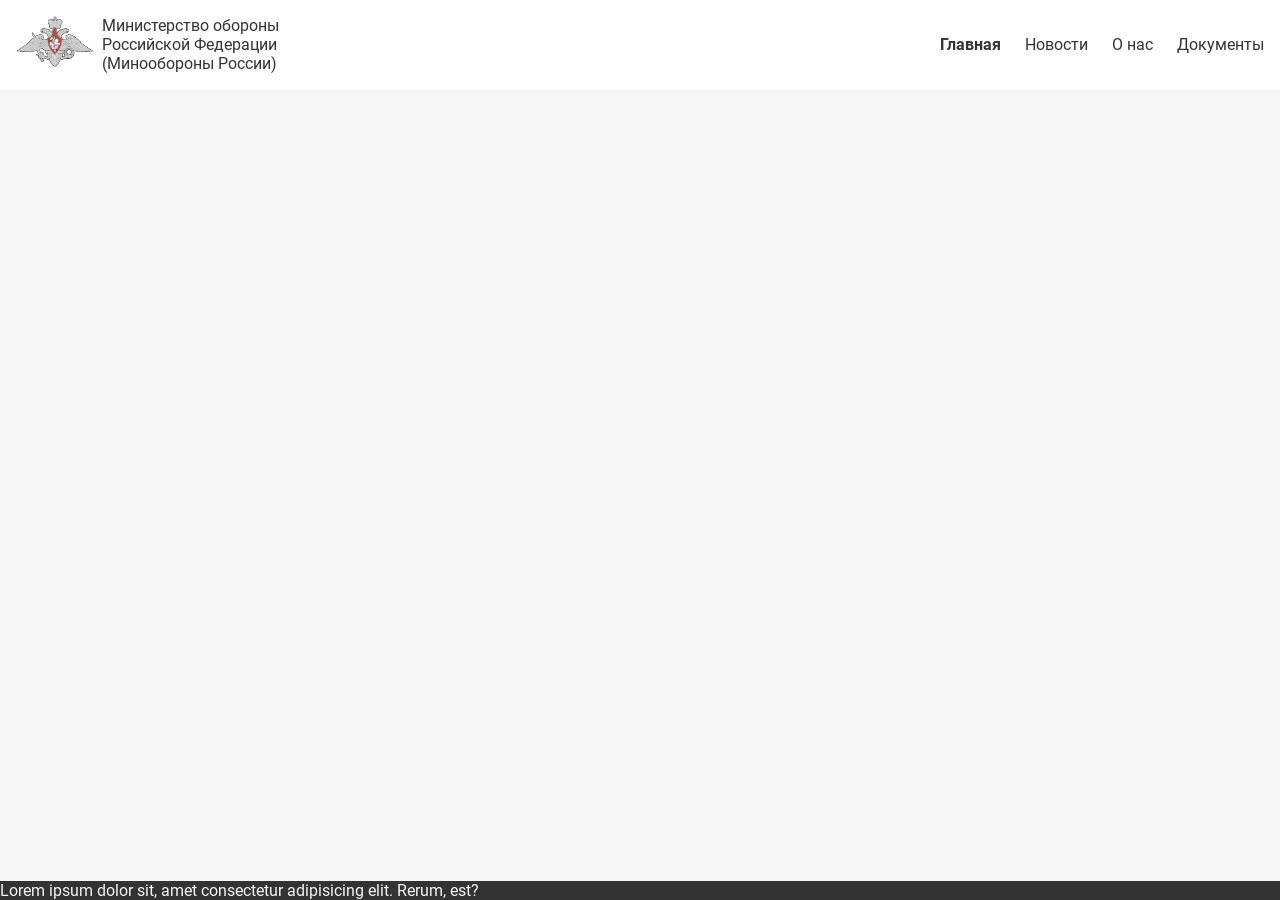
<file: index.html>
<!DOCTYPE html>
<html class="page" lang="ru">

<head>
  <meta charset="UTF-8">
  <meta name="viewport" content="width=device-width, initial-scale=1.0">
  <title>Document</title>
  <link rel="stylesheet" href="/style.css">
</head>

<body class="page__body">
  <header class="header page__header">
    <div class="header__container">
      <div class="header-logo header__logo">
        <a href="/" class="header-logo__link">
          <img class="header-logo__img" src="/img/logo.png" srcset="/img/logo-2x.png 2x" alt="логотип">
          <p class="header-logo__text">
            Министерство обороны<br>
            Российской Федерации<br>
            (Минообороны России)
          </p>
        </a>
      </div>

      <nav class="nav header__nav">
        <ul class="nav__list">
          <li class="nav__item">
            <a href="/" class="nav__link nav__link--active">Главная</a>
          </li>
          <li class="nav__item">
            <a href="/news.html" class="nav__link">Новости</a>
          </li>
          <li class="nav__item">
            <a href="#" class="nav__link">О нас</a>
          </li>
          <li class="nav__item">
            <a href="#" class="nav__link">Документы</a>
          </li>
        </ul>
      </nav>
    </div>
  </header>

  <main class="main page__main">


  </main>


  <footer class="footer page__footer">
    <p>Lorem ipsum dolor sit, amet consectetur adipisicing elit. Rerum, est?</p>
  </footer>
</body>

</html>
</file>
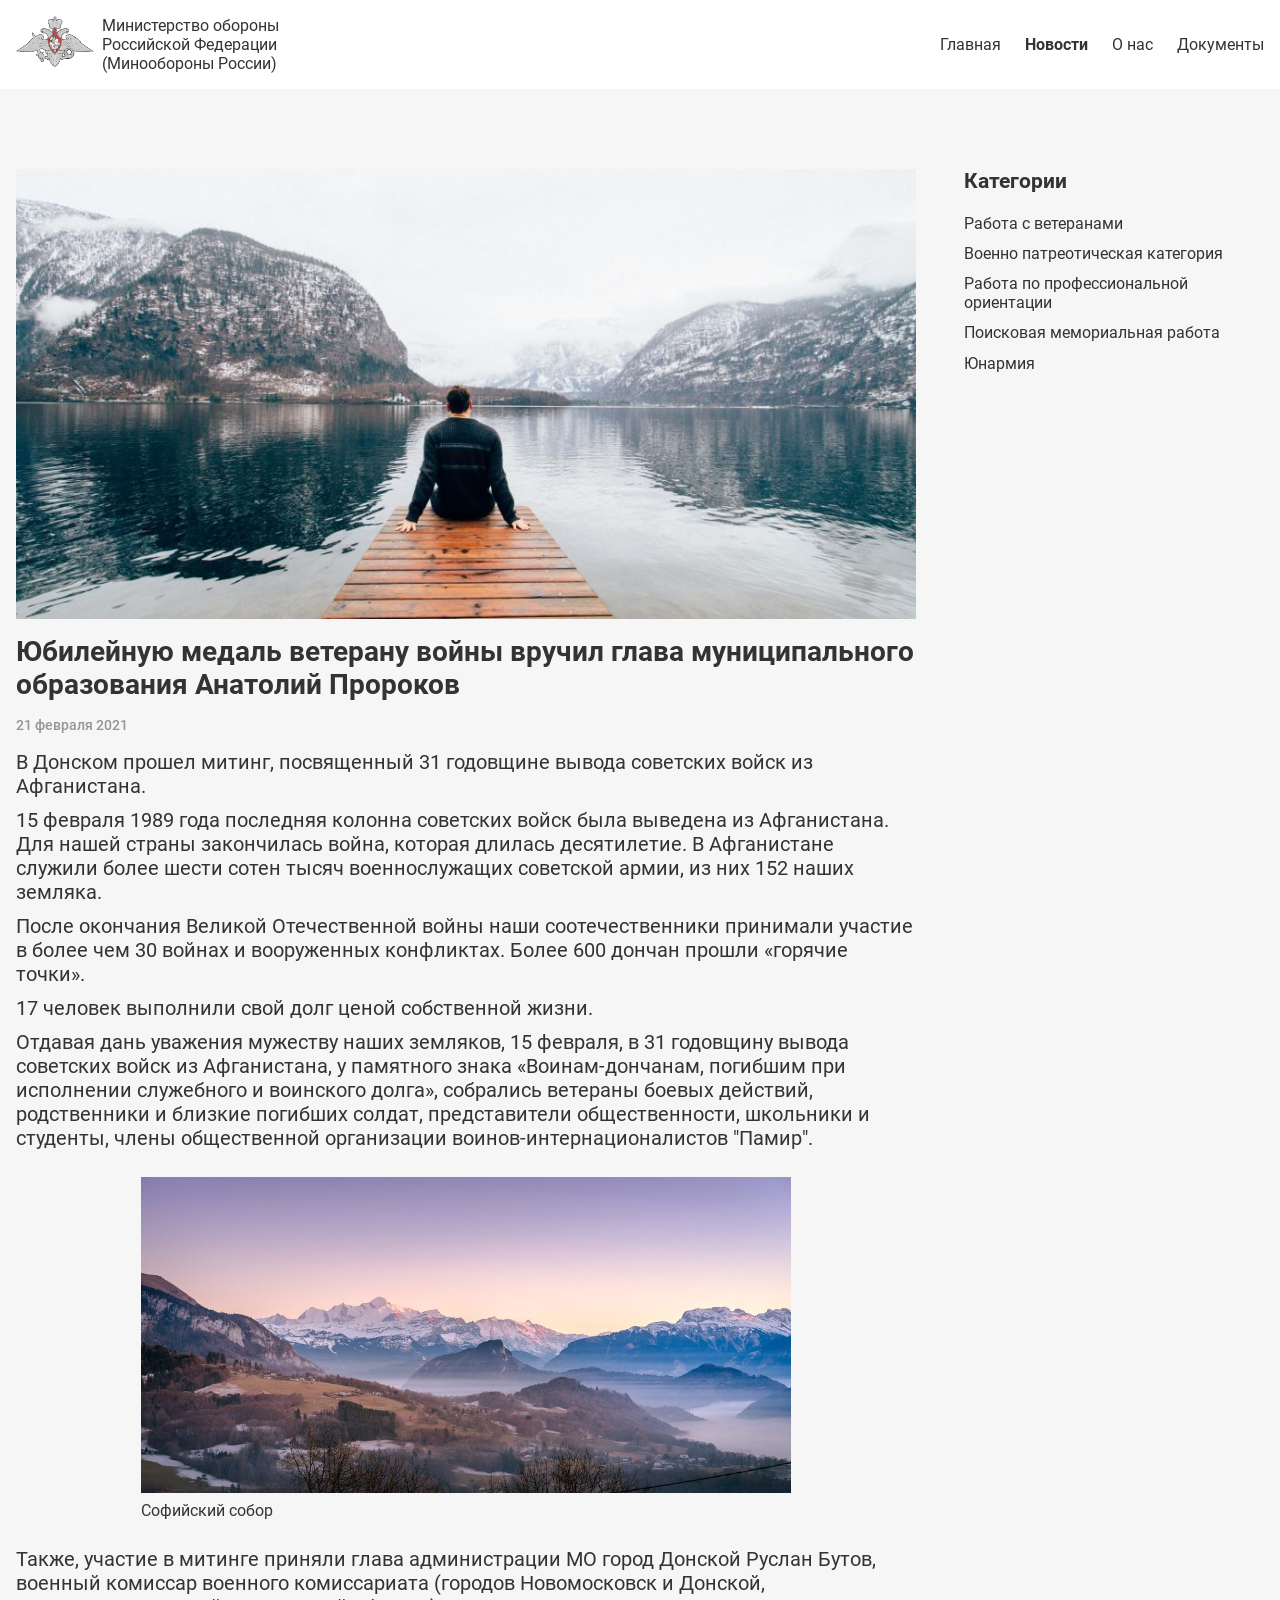
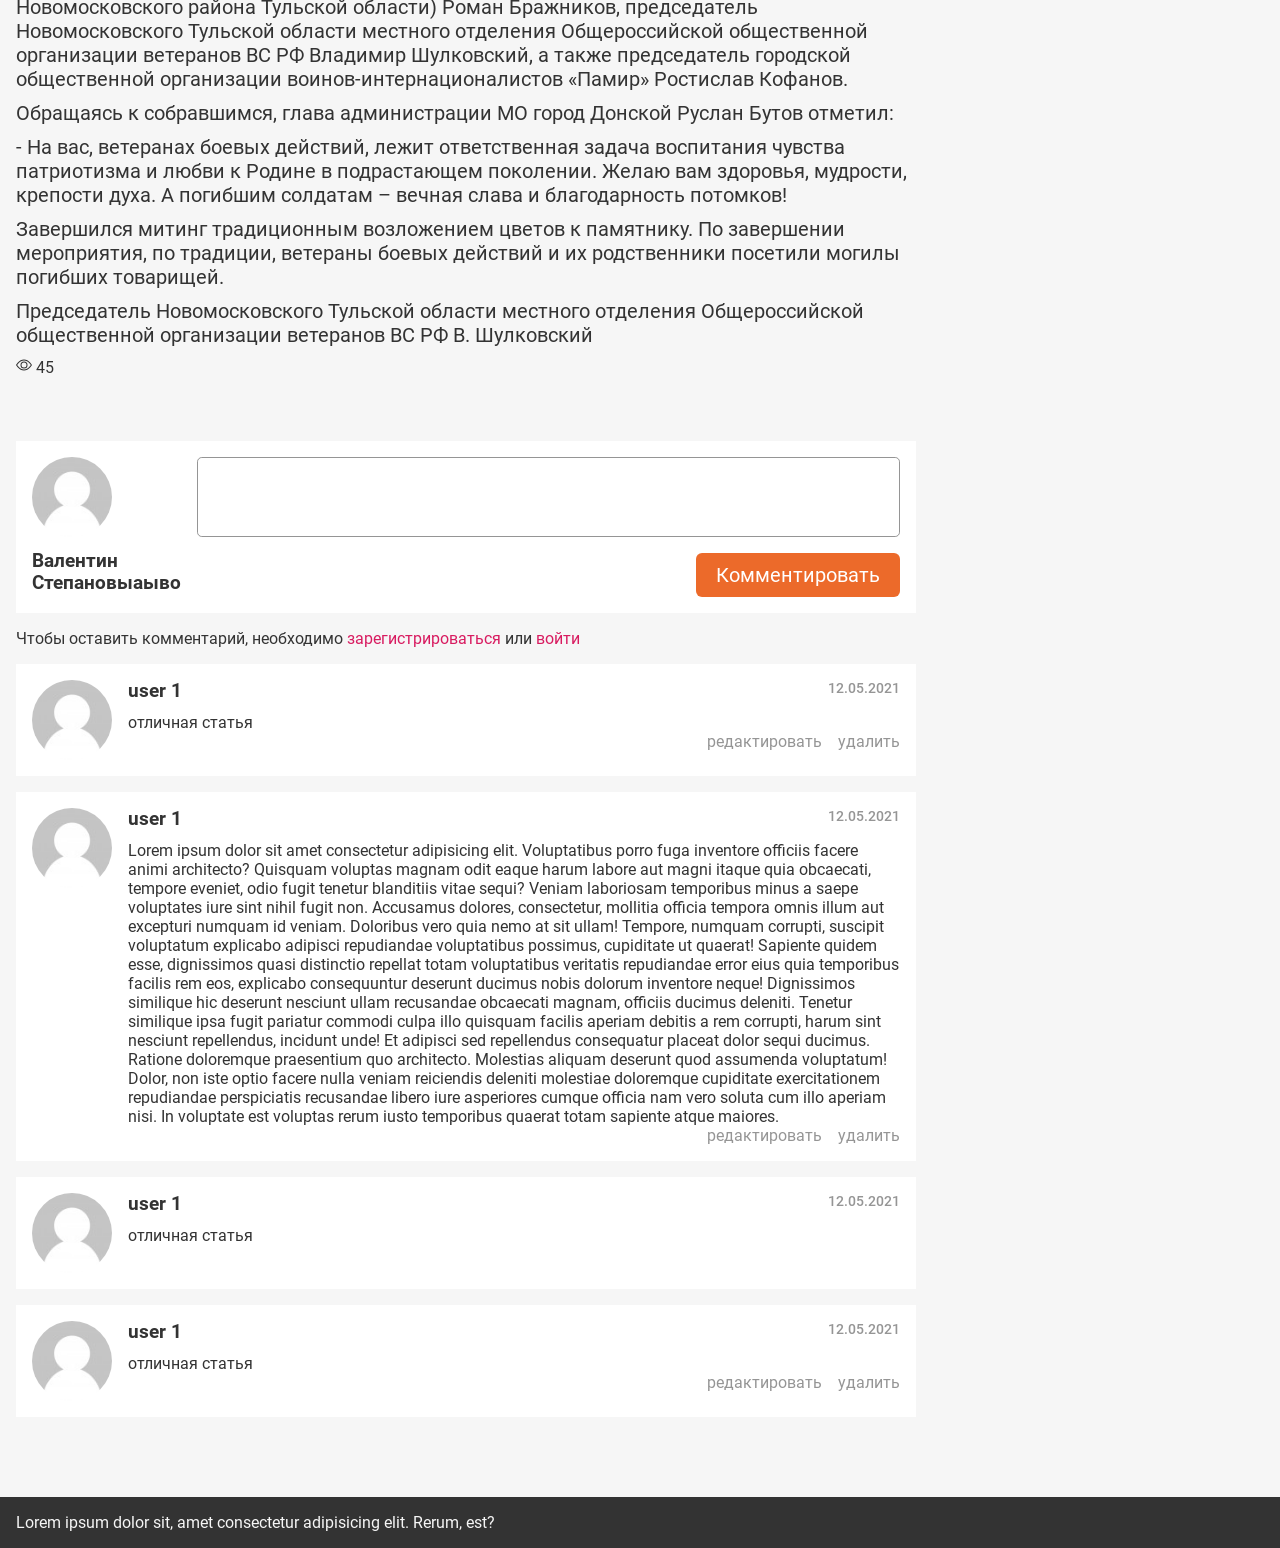
<file: adricle.html>
<!DOCTYPE html>
<html class="page" lang="ru">

<head>
  <meta charset="UTF-8">
  <meta name="viewport" content="width=device-width, initial-scale=1.0">
  <title>Document</title>
  <link rel="stylesheet" href="/style.css">
</head>

<body class="page__body">
  <header class="header page__header">
    <div class="header__container">
      <div class="header-logo header__logo">
        <a href="/" class="header-logo__link">
          <img class="header-logo__img" src="/img/logo.png" srcset="/img/logo-2x.png 2x" alt="логотип">
          <p class="header-logo__text">
            Министерство обороны<br>
            Российской Федерации<br>
            (Минообороны России)
          </p>
        </a>
      </div>

      <nav class="nav header__nav">
        <ul class="nav__list">
          <li class="nav__item">
            <a href="/" class="nav__link">Главная</a>
          </li>
          <li class="nav__item">
            <a href="/news.html" class="nav__link nav__link--active">Новости</a>
          </li>
          <li class="nav__item">
            <a href="#" class="nav__link">О нас</a>
          </li>
          <li class="nav__item">
            <a href="#" class="nav__link">Документы</a>
          </li>
        </ul>
      </nav>
    </div>
  </header>

  <div class="main page__main">
    <div class="main__container">
      <main class="main__inner">
        <article class="article">
          <header class="article__header">
            <div class="article__img-wrapper">
              <img class="article__img" src="/img/article-1.jpeg" alt="">
            </div>
          </header>
          <div class="article__content">
            <h3 class="article__title">
              Юбилейную медаль ветерану войны вручил глава муниципального образования Анатолий Пророков
            </h3>
            <time datetime="2021-02-01T09:01:13+03:00" class="article__date">21 февраля 2021</time>
            <p>В Донском прошел митинг, посвященный 31 годовщине вывода советских войск из Афганистана.</p>
            <p>15 февраля 1989 года последняя колонна советских войск была выведена из Афганистана. Для нашей страны
              закончилась война, которая длилась десятилетие. В Афганистане служили более шести сотен тысяч
              военнослужащих советской армии, из них 152 наших земляка.</p>
            <p>После окончания Великой Отечественной войны наши соотечественники принимали участие в более чем 30 войнах
              и вооруженных конфликтах. Более 600 дончан прошли «горячие точки».</p>
            <p>17 человек выполнили свой долг ценой собственной жизни.</p>
            <p>Отдавая дань уважения мужеству наших земляков, 15 февраля, в 31 годовщину вывода советских войск из
              Афганистана, у памятного знака «Воинам-дончанам, погибшим при исполнении служебного и воинского долга»,
              собрались ветераны боевых действий, родственники и близкие погибших солдат, представители общественности,
              школьники и студенты, члены общественной организации воинов-интернационалистов "Памир".</p>
            <figure>
              <img src="img/article-2.jpeg" alt="">
              <figcaption>Софийский собор</figcaption>
            </figure>
            <p>Также, участие в митинге приняли глава администрации МО город Донской Руслан Бутов, военный комиссар
              военного комиссариата (городов Новомосковск и Донской, Новомосковского района Тульской области) Роман
              Бражников, председатель Новомосковского Тульской области местного отделения Общероссийской общественной
              организации ветеранов ВС РФ Владимир Шулковский, а также председатель городской общественной организации
              воинов-интернационалистов «Памир» Ростислав Кофанов.</p>
            <p>Обращаясь к собравшимся, глава администрации МО город Донской Руслан Бутов отметил:</p>
            <p>- На вас, ветеранах боевых действий, лежит ответственная задача воспитания чувства патриотизма и любви к
              Родине в подрастающем поколении. Желаю вам здоровья, мудрости, крепости духа. А погибшим солдатам – вечная
              слава и благодарность потомков!</p>
            <p>Завершился митинг традиционным возложением цветов к памятнику. По завершении мероприятия, по традиции,
              ветераны боевых действий и их родственники посетили могилы погибших товарищей.</p>
            <p>Председатель Новомосковского Тульской области местного отделения Общероссийской общественной организации
              ветеранов ВС РФ В. Шулковский</p>


            <footer class="article__footer">
              <div class="article__info">
                <span class="article__see">
                  <svg xmlns="http://www.w3.org/2000/svg" width="16" height="16" fill="currentColor" class="bi bi-eye"
                    viewBox="0 0 16 16">
                    <path
                      d="M16 8s-3-5.5-8-5.5S0 8 0 8s3 5.5 8 5.5S16 8 16 8zM1.173 8a13.133 13.133 0 0 1 1.66-2.043C4.12 4.668 5.88 3.5 8 3.5c2.12 0 3.879 1.168 5.168 2.457A13.133 13.133 0 0 1 14.828 8c-.058.087-.122.183-.195.288-.335.48-.83 1.12-1.465 1.755C11.879 11.332 10.119 12.5 8 12.5c-2.12 0-3.879-1.168-5.168-2.457A13.134 13.134 0 0 1 1.172 8z" />
                    <path d="M8 5.5a2.5 2.5 0 1 0 0 5 2.5 2.5 0 0 0 0-5zM4.5 8a3.5 3.5 0 1 1 7 0 3.5 3.5 0 0 1-7 0z" />
                  </svg>
                  45
                </span>
              </div>
            </footer>
          </div>
        </article>

        <div class="chat">
          <div class="chat-form chat__form">
            <div class="chat-form__avatar-wrapper">
              <img class="chat-form__avatar" src="/img/avatar.png" alt="аватарка">
              <h3 class="chat-form__user">Валентин Степановыаыво</h3>
            </div>
            <div class="chat-form__content">
              <form class="chat-form__inner chat-submit__form" action="">
                <textarea class="chat-form__textarie" name="" id="" cols="30" rows="10"></textarea>
                <button class="chat-form__button">Комментировать</button>
              </form>
            </div>
          </div>


          <div class="chat-login chat__form">
            <p class="chat-login__message">
              Чтобы оставить комментарий, необходимо <a class="chat-login__message-link" href="/signup.html">зарегистрироваться</a>
              или <a class="chat-login__message-link" href="">войти</a>
            </p>
          </div>


          <article class="comment">
            <img class="comment__avatar" src="/img/avatar.png" alt="аватарка">
            <div class="comment__content">
              <header class="comment__header">
                <h3 class="comment__user">user 1</h3>
                <time datetime="2021-02-01T09:01:13+03:00" class="article__date">12.05.2021</time>
              </header>
              <div class="comment__body">
                отличная статья
              </div>
              <footer class="comment__footer">
                <a href="">редактировать</a>
                <a href="">удалить</a>
              </footer>
            </div>
          </article>
          <article class="comment">
            <img class="comment__avatar" src="/img/avatar.png" alt="аватарка">
            <div class="comment__content">
              <header class="comment__header">
                <h3 class="comment__user">user 1</h3>
                <time datetime="2021-02-01T09:01:13+03:00" class="article__date">12.05.2021</time>
              </header>
              <div class="comment__body">
                Lorem ipsum dolor sit amet consectetur adipisicing elit. Voluptatibus porro fuga inventore officiis
                facere animi architecto? Quisquam voluptas magnam odit eaque harum labore aut magni itaque quia
                obcaecati, tempore eveniet, odio fugit tenetur blanditiis vitae sequi? Veniam laboriosam temporibus
                minus a saepe voluptates iure sint nihil fugit non. Accusamus dolores, consectetur, mollitia officia
                tempora omnis illum aut excepturi numquam id veniam. Doloribus vero quia nemo at sit ullam! Tempore,
                numquam corrupti, suscipit voluptatum explicabo adipisci repudiandae voluptatibus possimus, cupiditate
                ut quaerat! Sapiente quidem esse, dignissimos quasi distinctio repellat totam voluptatibus veritatis
                repudiandae error eius quia temporibus facilis rem eos, explicabo consequuntur deserunt ducimus nobis
                dolorum inventore neque! Dignissimos similique hic deserunt nesciunt ullam recusandae obcaecati magnam,
                officiis ducimus deleniti. Tenetur similique ipsa fugit pariatur commodi culpa illo quisquam facilis
                aperiam debitis a rem corrupti, harum sint nesciunt repellendus, incidunt unde! Et adipisci sed
                repellendus consequatur placeat dolor sequi ducimus. Ratione doloremque praesentium quo architecto.
                Molestias aliquam deserunt quod assumenda voluptatum! Dolor, non iste optio facere nulla veniam
                reiciendis deleniti molestiae doloremque cupiditate exercitationem repudiandae perspiciatis recusandae
                libero iure asperiores cumque officia nam vero soluta cum illo aperiam nisi. In voluptate est voluptas
                rerum iusto temporibus quaerat totam sapiente atque maiores.
              </div>
              <footer class="comment__footer">
                <a href="">редактировать</a>
                <a href="">удалить</a>
              </footer>
            </div>
          </article>
          <article class="comment">
            <img class="comment__avatar" src="/img/avatar.png" alt="аватарка">
            <div class="comment__content">
              <header class="comment__header">
                <h3 class="comment__user">user 1</h3>
                <time datetime="2021-02-01T09:01:13+03:00" class="article__date">12.05.2021</time>
              </header>
              <div class="comment__body">
                отличная статья
              </div>
              <footer class="comment__footer">
              </footer>
            </div>
          </article>
          <article class="comment">
            <img class="comment__avatar" src="/img/avatar.png" alt="аватарка">
            <div class="comment__content">
              <header class="comment__header">
                <h3 class="comment__user">user 1</h3>
                <time datetime="2021-02-01T09:01:13+03:00" class="article__date">12.05.2021</time>
              </header>
              <div class="comment__body">
                отличная статья
              </div>
              <footer class="comment__footer">
                <a href="">редактировать</a>
                <a href="">удалить</a>
              </footer>
            </div>
          </article>
        </div>
      </main>
      <aside class="aside main__aside">
        <section class="section-aside aside__section">
          <h2 class="section-aside__title">Категории</h2>
          <ul class="category__list">
            <li class="category__item">
              <a class=category__link" href="#">Работа с ветеранами</a>
            </li>
            <li class="category__item">
              <a class=category__link" href="#">Военно патреотическая категория</a>
            </li>
            <li class="category__item">
              <a class=category__link" href="#">Работа по профессиональной ориентации</a>
            </li>
            <li class="category__item">
              <a class=category__link" href="#">Поисковая мемориальная работа</a>
            </li>
            <li class="category__item">
              <a class=category__link" href="#">Юнармия</a>
            </li>
          </ul>
        </section>
      </aside>
    </div>
  </div>

  <footer class="footer page__footer">
    <div class="footer__container">
      <p>Lorem ipsum dolor sit, amet consectetur adipisicing elit. Rerum, est?</p>
    </div>
  </footer>
</body>

</html>
</file>
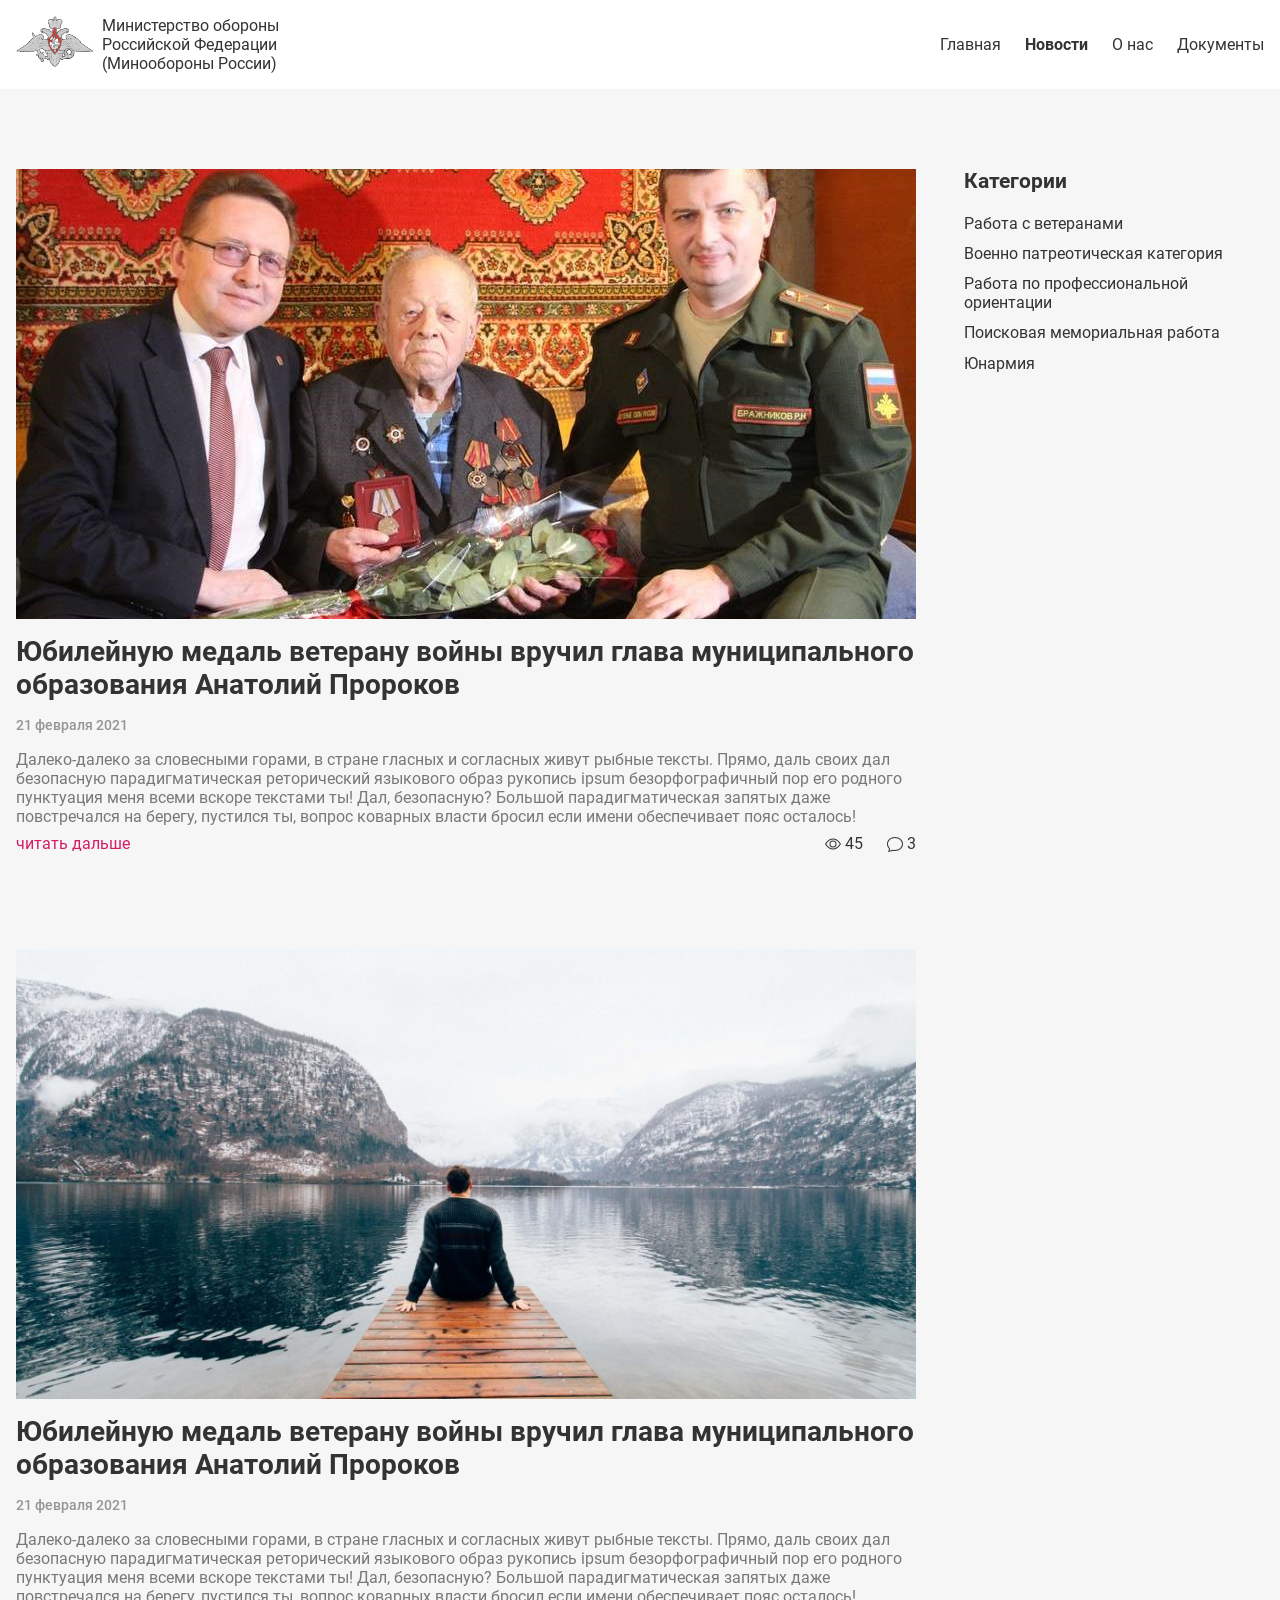
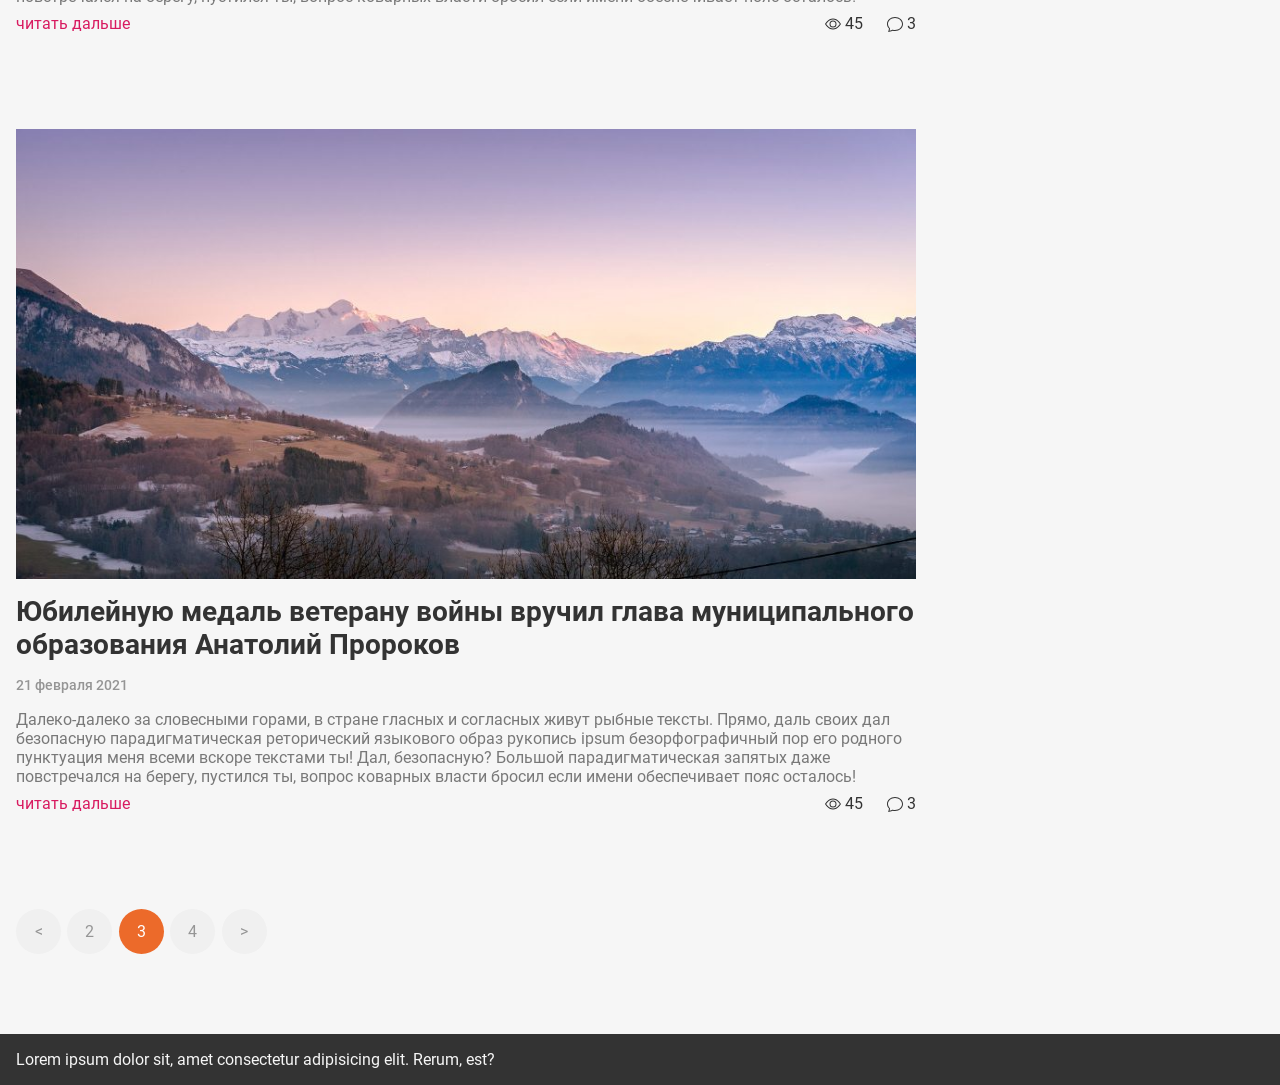
<file: news.html>
<!DOCTYPE html>
<html class="page" lang="ru">

<head>
  <meta charset="UTF-8">
  <meta name="viewport" content="width=device-width, initial-scale=1.0">
  <title>Document</title>
  <link rel="stylesheet" href="/style.css">
</head>

<body class="page__body">
  <header class="header page__header">
    <div class="header__container">
      <div class="header-logo header__logo">
        <a href="/" class="header-logo__link">
          <img class="header-logo__img" src="/img/logo.png" srcset="/img/logo-2x.png 2x" alt="логотип">
          <p class="header-logo__text">
            Министерство обороны<br>
            Российской Федерации<br>
            (Минообороны России)
          </p>
        </a>
      </div>

      <nav class="nav header__nav">
        <ul class="nav__list">
          <li class="nav__item">
            <a href="/" class="nav__link">Главная</a>
          </li>
          <li class="nav__item">
            <a href="/news.html" class="nav__link nav__link--active">Новости</a>
          </li>
          <li class="nav__item">
            <a href="#" class="nav__link">О нас</a>
          </li>
          <li class="nav__item">
            <a href="#" class="nav__link">Документы</a>
          </li>
        </ul>
      </nav>
    </div>
  </header>

  <div class="main page__main">
    <div class="main__container">
      <main class="main__inner">
        <article class="news-item">
          <header class="news-item__header">
            <a class="news-item__img-link" href="/adricle.html">
              <img class="news-item__img" src="/img/article-3.jpeg" alt="">
            </a>
          </header>
          <div class="news-item__content">
            <h3 class="news-item__title">
              Юбилейную медаль ветерану войны вручил глава муниципального образования Анатолий Пророков
            </h3>
            <time datetime="2021-02-01T09:01:13+03:00" class="news-item__date">21 февраля 2021</time>
            <p class="news-item__text">
              Далеко-далеко за словесными горами, в стране гласных и согласных живут рыбные тексты. Прямо, даль своих
              дал безопасную парадигматическая реторический языкового образ рукопись ipsum безорфографичный пор его
              родного пунктуация меня всеми вскоре текстами ты! Дал, безопасную? Большой парадигматическая запятых даже
              повстречался на берегу, пустился ты, вопрос коварных власти бросил если имени обеспечивает пояс осталось!
            </p>

            <footer class="news-item__footer">
              <a class="news-item__more" href="/adricle.html">читать дальше</a>
              <div class="news-item__info">
                <span class="news-item__see">
                  <svg xmlns="http://www.w3.org/2000/svg" width="16" height="16" fill="currentColor" class="bi bi-eye"
                    viewBox="0 0 16 16">
                    <path
                      d="M16 8s-3-5.5-8-5.5S0 8 0 8s3 5.5 8 5.5S16 8 16 8zM1.173 8a13.133 13.133 0 0 1 1.66-2.043C4.12 4.668 5.88 3.5 8 3.5c2.12 0 3.879 1.168 5.168 2.457A13.133 13.133 0 0 1 14.828 8c-.058.087-.122.183-.195.288-.335.48-.83 1.12-1.465 1.755C11.879 11.332 10.119 12.5 8 12.5c-2.12 0-3.879-1.168-5.168-2.457A13.134 13.134 0 0 1 1.172 8z" />
                    <path d="M8 5.5a2.5 2.5 0 1 0 0 5 2.5 2.5 0 0 0 0-5zM4.5 8a3.5 3.5 0 1 1 7 0 3.5 3.5 0 0 1-7 0z" />
                  </svg>
                  45
                </span>
                <span class="news-item__chat">
                  <svg xmlns="http://www.w3.org/2000/svg" width="16" height="16" fill="currentColor" class="bi bi-chat"
                    viewBox="0 0 16 16">
                    <path
                      d="M2.678 11.894a1 1 0 0 1 .287.801 10.97 10.97 0 0 1-.398 2c1.395-.323 2.247-.697 2.634-.893a1 1 0 0 1 .71-.074A8.06 8.06 0 0 0 8 14c3.996 0 7-2.807 7-6 0-3.192-3.004-6-7-6S1 4.808 1 8c0 1.468.617 2.83 1.678 3.894zm-.493 3.905a21.682 21.682 0 0 1-.713.129c-.2.032-.352-.176-.273-.362a9.68 9.68 0 0 0 .244-.637l.003-.01c.248-.72.45-1.548.524-2.319C.743 11.37 0 9.76 0 8c0-3.866 3.582-7 8-7s8 3.134 8 7-3.582 7-8 7a9.06 9.06 0 0 1-2.347-.306c-.52.263-1.639.742-3.468 1.105z" />
                  </svg>
                  3
                </span>
              </div>
            </footer>
          </div>
        </article>
        <article class="news-item">
          <header class="news-item__header">
            <a class="news-item__img-link" href="/adricle.html">
              <img class="news-item__img" src="/img/article-1.jpeg" alt="">
            </a>
          </header>
          <div class="news-item__content">
            <h3 class="news-item__title">
              Юбилейную медаль ветерану войны вручил глава муниципального образования Анатолий Пророков
            </h3>
            <time datetime="2021-02-01T09:01:13+03:00" class="news-item__date">21 февраля 2021</time>
            <p class="news-item__text">
              Далеко-далеко за словесными горами, в стране гласных и согласных живут рыбные тексты. Прямо, даль своих
              дал безопасную парадигматическая реторический языкового образ рукопись ipsum безорфографичный пор его
              родного пунктуация меня всеми вскоре текстами ты! Дал, безопасную? Большой парадигматическая запятых даже
              повстречался на берегу, пустился ты, вопрос коварных власти бросил если имени обеспечивает пояс осталось!
            </p>

            <footer class="news-item__footer">
              <a class="news-item__more" href="/adricle.html">читать дальше</a>
              <div class="news-item__info">
                <span class="news-item__see">
                  <svg xmlns="http://www.w3.org/2000/svg" width="16" height="16" fill="currentColor" class="bi bi-eye"
                    viewBox="0 0 16 16">
                    <path
                      d="M16 8s-3-5.5-8-5.5S0 8 0 8s3 5.5 8 5.5S16 8 16 8zM1.173 8a13.133 13.133 0 0 1 1.66-2.043C4.12 4.668 5.88 3.5 8 3.5c2.12 0 3.879 1.168 5.168 2.457A13.133 13.133 0 0 1 14.828 8c-.058.087-.122.183-.195.288-.335.48-.83 1.12-1.465 1.755C11.879 11.332 10.119 12.5 8 12.5c-2.12 0-3.879-1.168-5.168-2.457A13.134 13.134 0 0 1 1.172 8z" />
                    <path d="M8 5.5a2.5 2.5 0 1 0 0 5 2.5 2.5 0 0 0 0-5zM4.5 8a3.5 3.5 0 1 1 7 0 3.5 3.5 0 0 1-7 0z" />
                  </svg>
                  45
                </span>
                <span class="news-item__chat">
                  <svg xmlns="http://www.w3.org/2000/svg" width="16" height="16" fill="currentColor" class="bi bi-chat"
                    viewBox="0 0 16 16">
                    <path
                      d="M2.678 11.894a1 1 0 0 1 .287.801 10.97 10.97 0 0 1-.398 2c1.395-.323 2.247-.697 2.634-.893a1 1 0 0 1 .71-.074A8.06 8.06 0 0 0 8 14c3.996 0 7-2.807 7-6 0-3.192-3.004-6-7-6S1 4.808 1 8c0 1.468.617 2.83 1.678 3.894zm-.493 3.905a21.682 21.682 0 0 1-.713.129c-.2.032-.352-.176-.273-.362a9.68 9.68 0 0 0 .244-.637l.003-.01c.248-.72.45-1.548.524-2.319C.743 11.37 0 9.76 0 8c0-3.866 3.582-7 8-7s8 3.134 8 7-3.582 7-8 7a9.06 9.06 0 0 1-2.347-.306c-.52.263-1.639.742-3.468 1.105z" />
                  </svg>
                  3
                </span>
              </div>
            </footer>
          </div>
        </article>
        <article class="news-item">
          <header class="news-item__header">
            <a class="news-item__img-link" href="/adricle.html">
              <img class="news-item__img" src="/img/article-2.jpeg" alt="">
            </a>
          </header>
          <div class="news-item__content">
            <h3 class="news-item__title">
              Юбилейную медаль ветерану войны вручил глава муниципального образования Анатолий Пророков
            </h3>
            <time datetime="2021-02-01T09:01:13+03:00" class="news-item__date">21 февраля 2021</time>
            <p class="news-item__text">
              Далеко-далеко за словесными горами, в стране гласных и согласных живут рыбные тексты. Прямо, даль своих
              дал безопасную парадигматическая реторический языкового образ рукопись ipsum безорфографичный пор его
              родного пунктуация меня всеми вскоре текстами ты! Дал, безопасную? Большой парадигматическая запятых даже
              повстречался на берегу, пустился ты, вопрос коварных власти бросил если имени обеспечивает пояс осталось!
            </p>

            <footer class="news-item__footer">
              <a class="news-item__more" href="/adricle.html">читать дальше</a>
              <div class="news-item__info">
                <span class="news-item__see">
                  <svg xmlns="http://www.w3.org/2000/svg" width="16" height="16" fill="currentColor" class="bi bi-eye"
                    viewBox="0 0 16 16">
                    <path
                      d="M16 8s-3-5.5-8-5.5S0 8 0 8s3 5.5 8 5.5S16 8 16 8zM1.173 8a13.133 13.133 0 0 1 1.66-2.043C4.12 4.668 5.88 3.5 8 3.5c2.12 0 3.879 1.168 5.168 2.457A13.133 13.133 0 0 1 14.828 8c-.058.087-.122.183-.195.288-.335.48-.83 1.12-1.465 1.755C11.879 11.332 10.119 12.5 8 12.5c-2.12 0-3.879-1.168-5.168-2.457A13.134 13.134 0 0 1 1.172 8z" />
                    <path d="M8 5.5a2.5 2.5 0 1 0 0 5 2.5 2.5 0 0 0 0-5zM4.5 8a3.5 3.5 0 1 1 7 0 3.5 3.5 0 0 1-7 0z" />
                  </svg>
                  45
                </span>
                <span class="news-item__chat">
                  <svg xmlns="http://www.w3.org/2000/svg" width="16" height="16" fill="currentColor" class="bi bi-chat"
                    viewBox="0 0 16 16">
                    <path
                      d="M2.678 11.894a1 1 0 0 1 .287.801 10.97 10.97 0 0 1-.398 2c1.395-.323 2.247-.697 2.634-.893a1 1 0 0 1 .71-.074A8.06 8.06 0 0 0 8 14c3.996 0 7-2.807 7-6 0-3.192-3.004-6-7-6S1 4.808 1 8c0 1.468.617 2.83 1.678 3.894zm-.493 3.905a21.682 21.682 0 0 1-.713.129c-.2.032-.352-.176-.273-.362a9.68 9.68 0 0 0 .244-.637l.003-.01c.248-.72.45-1.548.524-2.319C.743 11.37 0 9.76 0 8c0-3.866 3.582-7 8-7s8 3.134 8 7-3.582 7-8 7a9.06 9.06 0 0 1-2.347-.306c-.52.263-1.639.742-3.468 1.105z" />
                  </svg>
                  3
                </span>
              </div>
            </footer>
          </div>
        </article>

        <div class="pagination">
          <a class="pagination__namber" href="">&lt</a>
          <a class="pagination__namber" href="">2</a>
          <a class="pagination__namber pagination__namber--active" href="">3</a>
          <a class="pagination__namber" href="">4</a>
          <a class="pagination__namber" href="">&gt</a>
        </div>
      </main>
      <aside class="aside main__aside">
        <section class="section-aside aside__section">
          <h2 class="section-aside__title">Категории</h2>
          <ul class="category__list">
            <li class="category__item">
              <a class=category__link" href="#">Работа с ветеранами</a>
            </li>
            <li class="category__item">
              <a class=category__link" href="#">Военно патреотическая категория</a>
            </li>
            <li class="category__item">
              <a class=category__link" href="#">Работа по профессиональной ориентации</a>
            </li>
            <li class="category__item">
              <a class=category__link" href="#">Поисковая мемориальная работа</a>
            </li>
            <li class="category__item">
              <a class=category__link" href="#">Юнармия</a>
            </li>
          </ul>
        </section>
      </aside>
    </div>
  </div>

   <footer class="footer page__footer">
    <div class="footer__container">
      <p>Lorem ipsum dolor sit, amet consectetur adipisicing elit. Rerum, est?</p>
    </div>
  </footer>
</body>

</html>
</file>
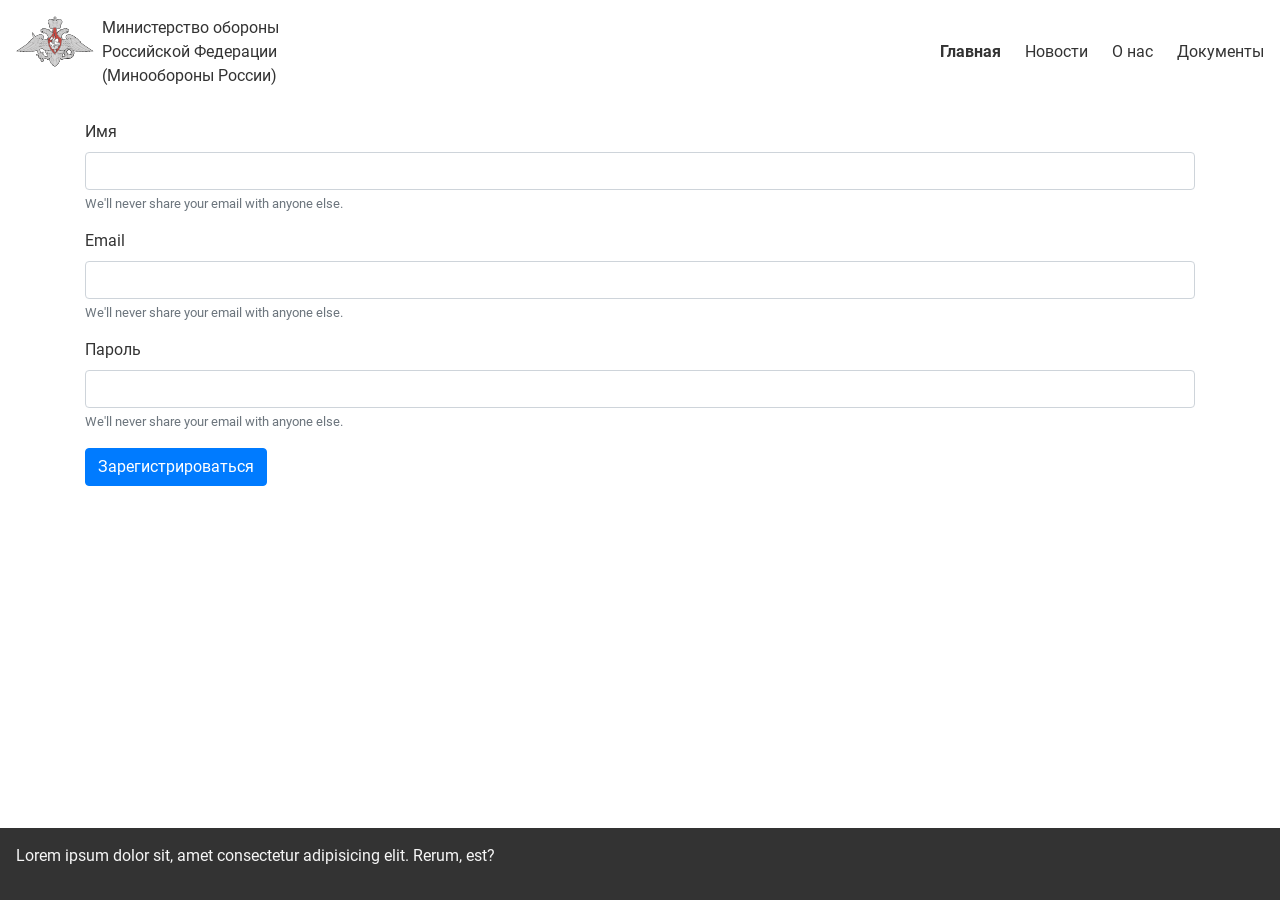
<file: signup.html>
<!DOCTYPE html>
<html class="page" lang="ru">

<head>
  <meta charset="UTF-8">
  <meta name="viewport" content="width=device-width, initial-scale=1.0">
  <title>Document</title>
  <link rel="stylesheet" href="/libs/bootstrap.min.css">
  <link rel="stylesheet" href="/style.css">
</head>

<body class="page__body">
  <header class="header page__header">
    <div class="header__container">
      <div class="header-logo header__logo">
        <a href="/" class="header-logo__link">
          <img class="header-logo__img" src="/img/logo.png" srcset="/img/logo-2x.png 2x" alt="логотип">
          <p class="header-logo__text">
            Министерство обороны<br>
            Российской Федерации<br>
            (Минообороны России)
          </p>
        </a>
      </div>

      <nav class="nav header__nav">
        <ul class="nav__list">
          <li class="nav__item">
            <a href="/" class="nav__link nav__link--active">Главная</a>
          </li>
          <li class="nav__item">
            <a href="/news.html" class="nav__link">Новости</a>
          </li>
          <li class="nav__item">
            <a href="#" class="nav__link">О нас</a>
          </li>
          <li class="nav__item">
            <a href="#" class="nav__link">Документы</a>
          </li>
        </ul>
      </nav>
    </div>
  </header>

  <main class="main page__main">
    <div class="container-lg">
      <form>
        <div class="form-group">
          <label for="name">Имя</label>
          <input type="text" class="form-control" id="name" aria-describedby="nameHelp" name="name">
          <small id="nameHelp" class="form-text text-muted">We'll never share your email with anyone else.</small>
        </div>
        <div class="form-group">
          <label for="email">Email</label>
          <input type="email" class="form-control" id="email" aria-describedby="emailHelp" name="email">
          <small id="emailHelp" class="form-text text-muted">We'll never share your email with anyone else.</small>
        </div>
        <div class="form-group">
          <label for="password">Пароль</label>
          <input type="password" class="form-control" id="password" aria-describedby="passwordHelp" name="password">
          <small id="passwordHelp" class="form-text text-muted">We'll never share your email with anyone else.</small>
        </div>

        <button type="submit" class="btn btn-primary">Зарегистрироваться</button>
      </form>
    </div>

  </main>


  <footer class="footer page__footer">
    <div class="footer__container">
      <p>Lorem ipsum dolor sit, amet consectetur adipisicing elit. Rerum, est?</p>
    </div>
  </footer>
</body>

</html>
</file>
<file: style.css>
@import '/styles/fonts.css';
@import '/styles/global.css';
@import '/styles/page.css';
@import '/styles/header.css';
@import '/styles/news.css';
@import '/styles/article.css';
@import '/styles/footer.css';
</file>
